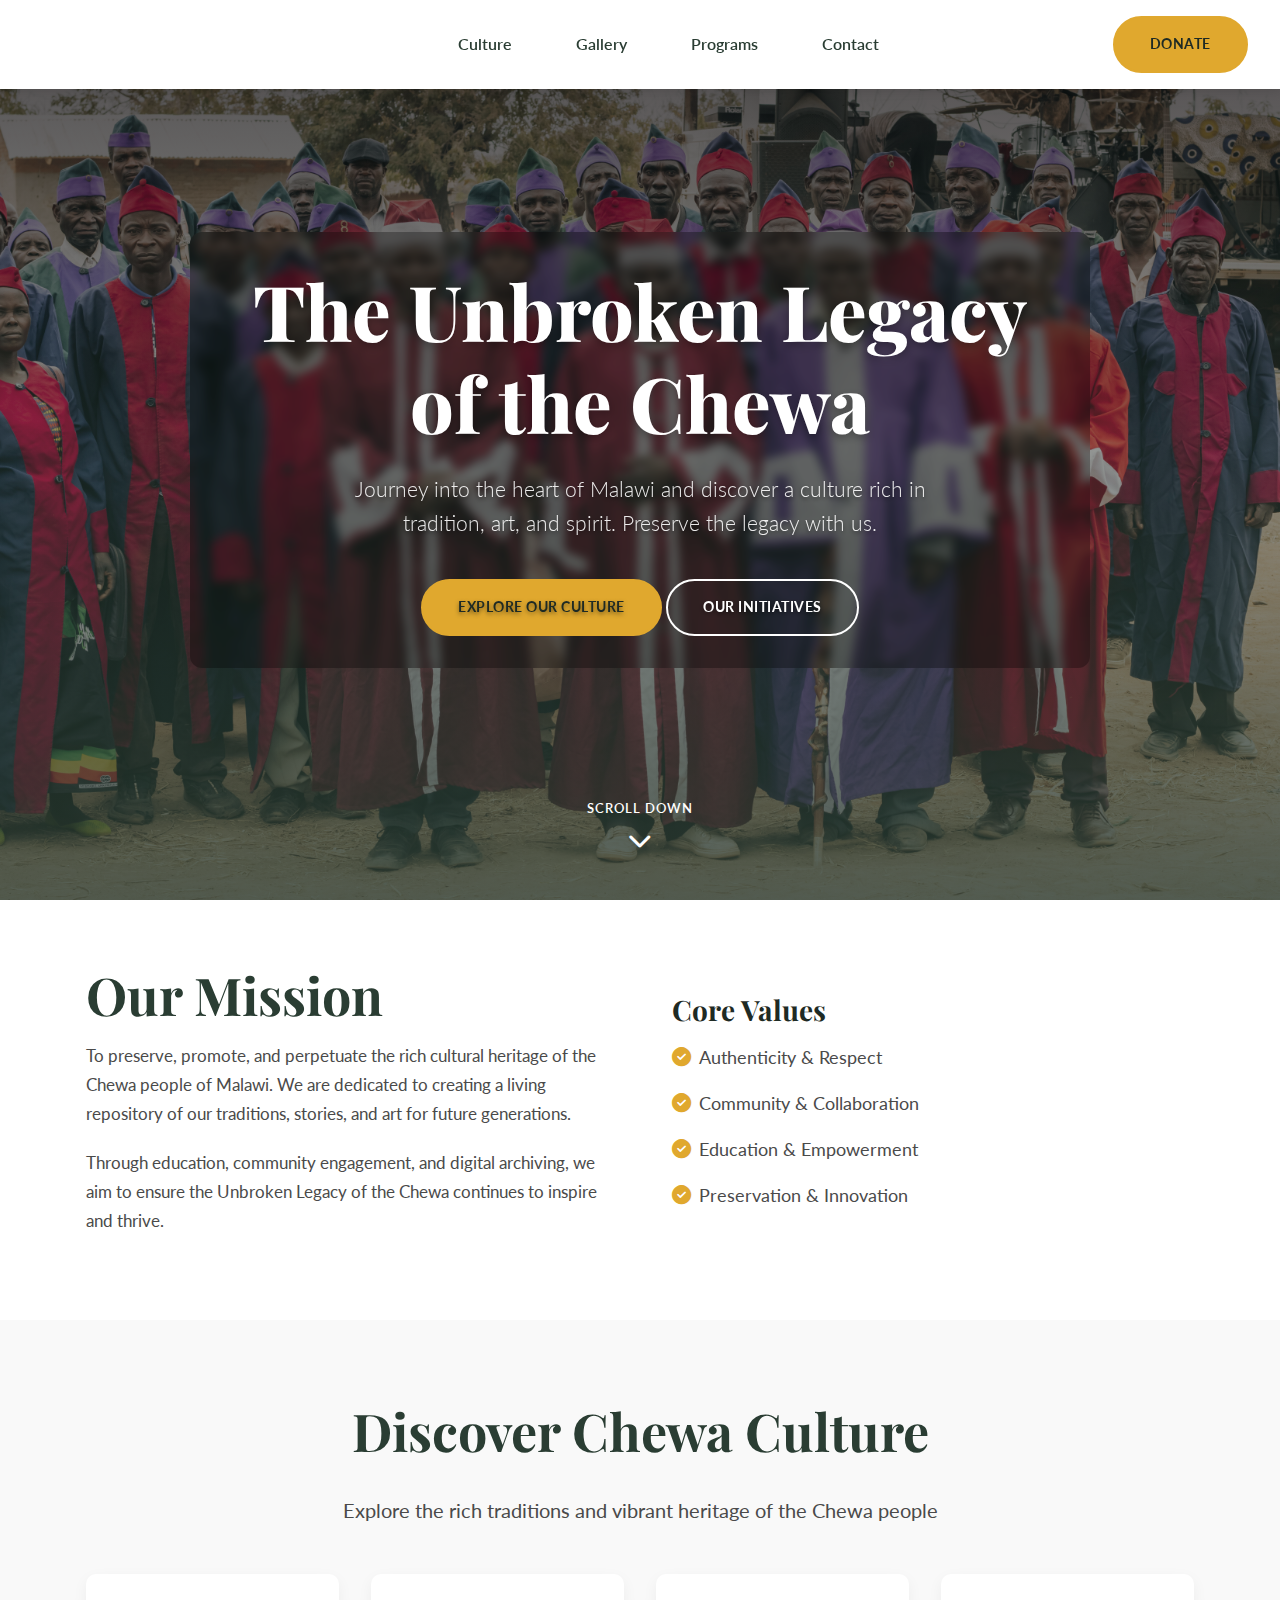
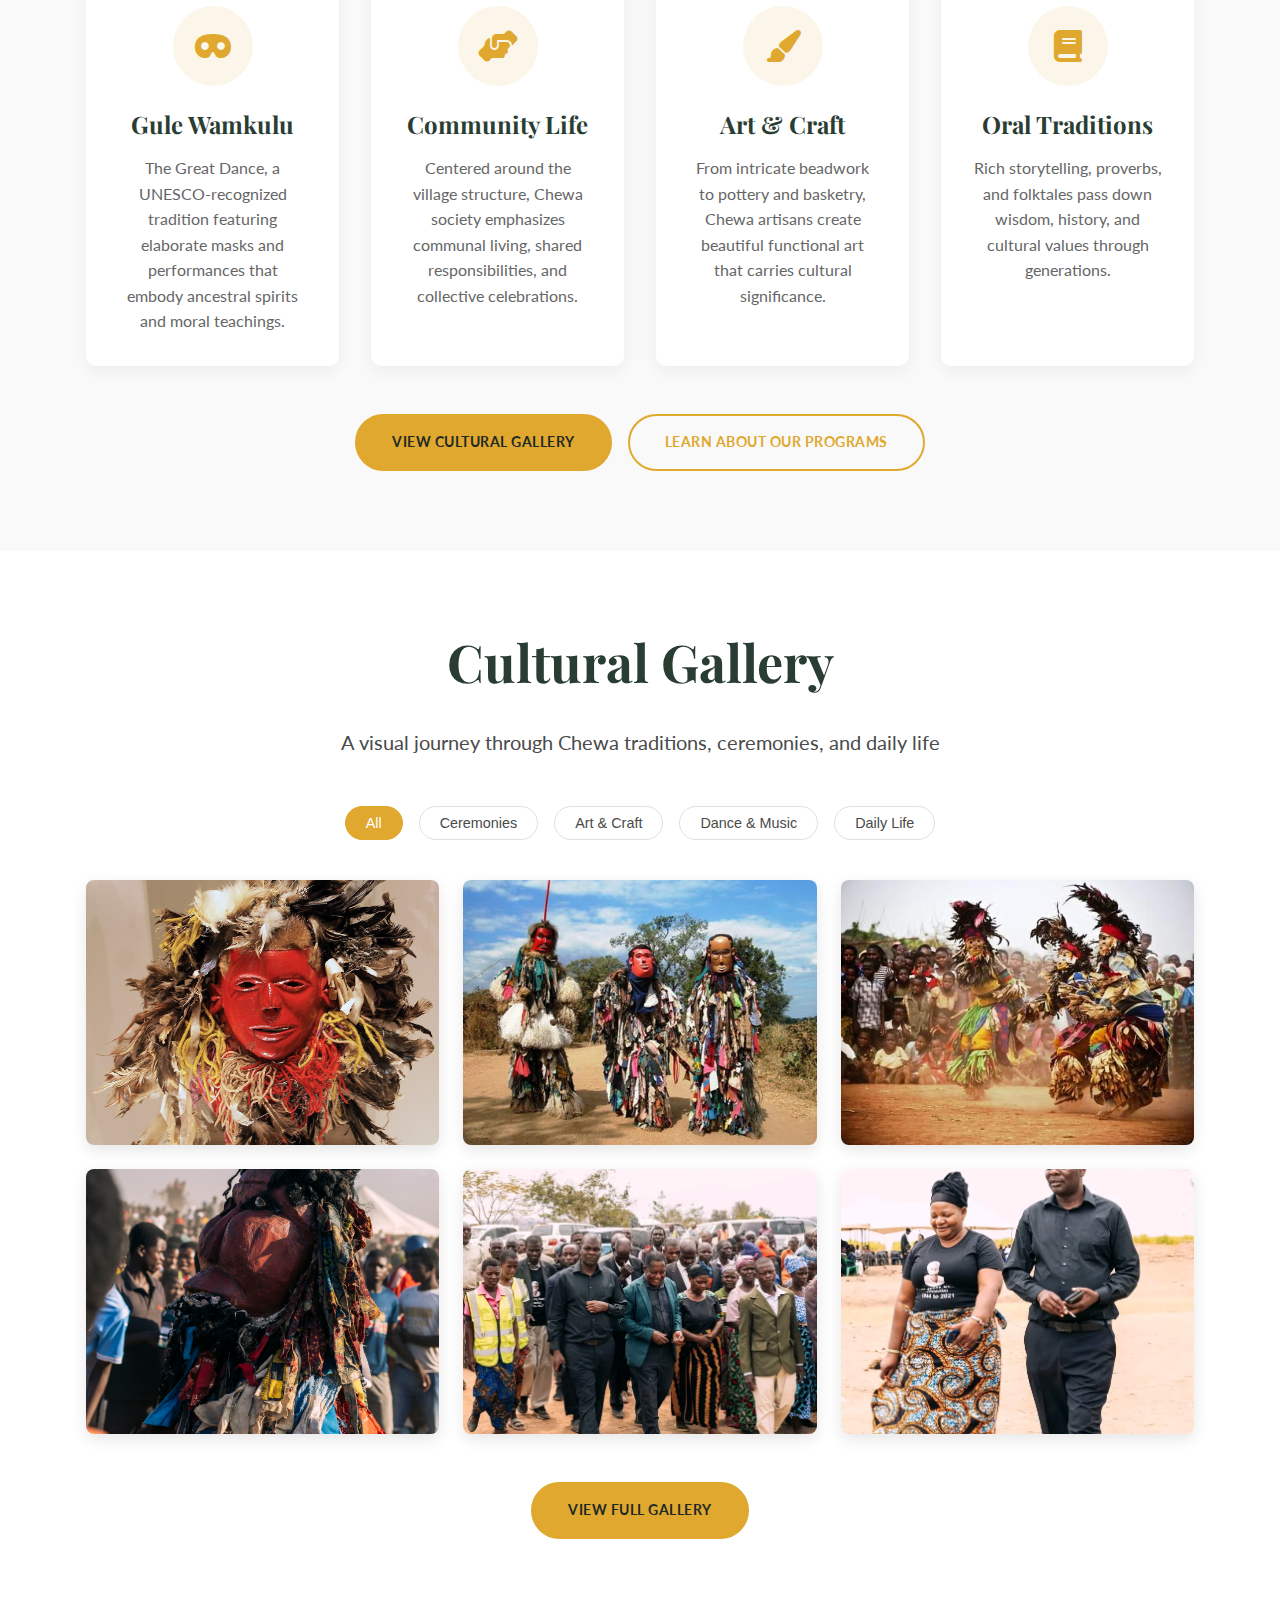
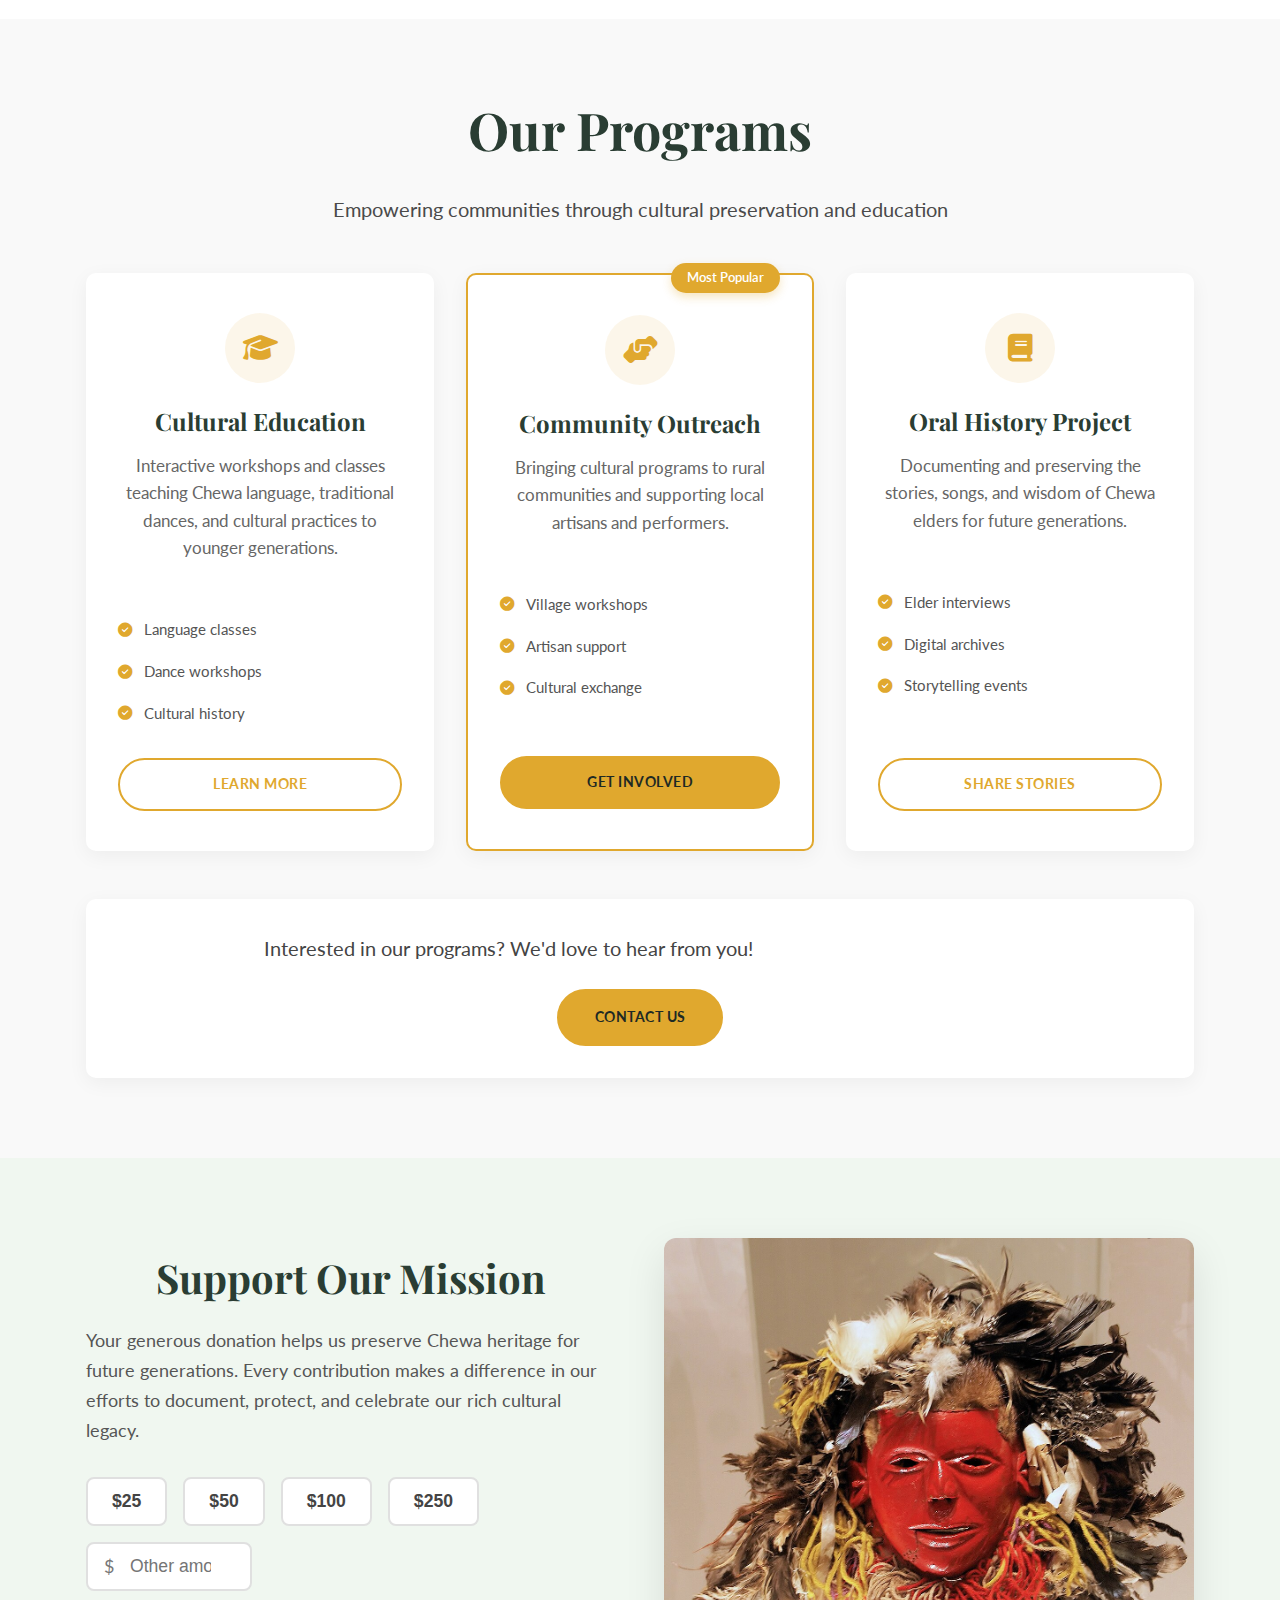
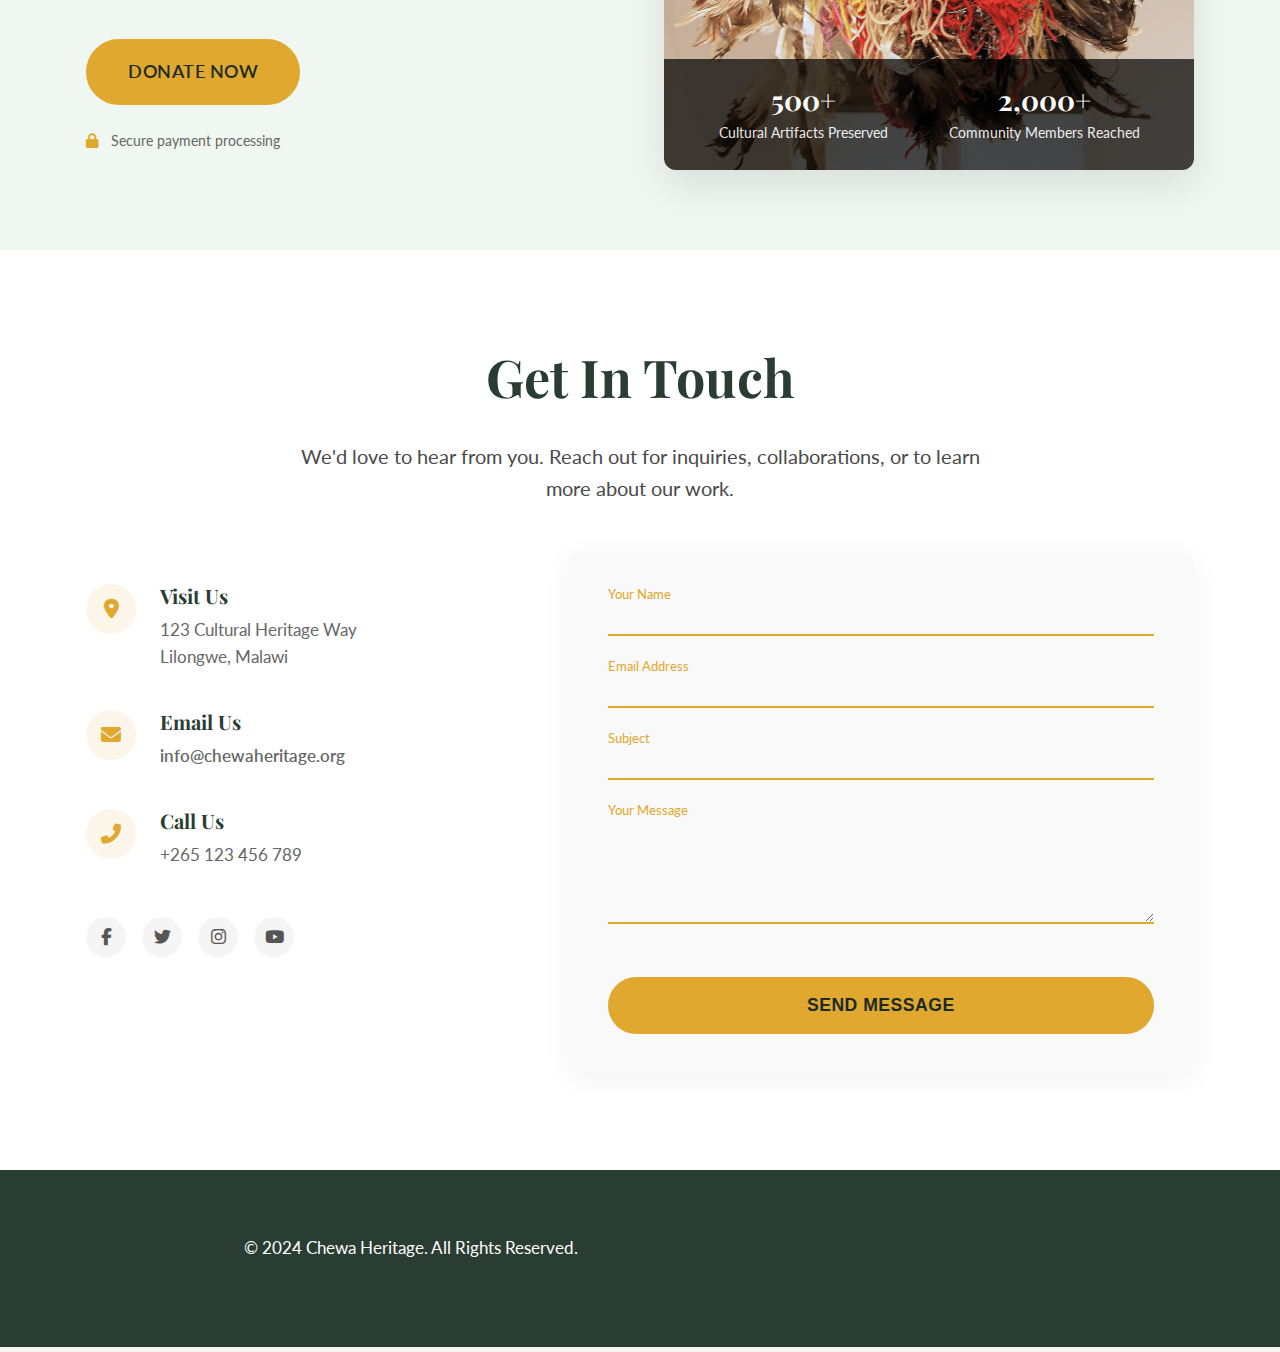
<file: index.html>
<!DOCTYPE html>
<html lang="en">
<head>
    <meta charset="UTF-8">
    <meta name="viewport" content="width=device-width, initial-scale=1.0">
    <title>Chewa Heritage - The Unbroken Legacy</title>

    <!-- Google Fonts -->
    <link rel="preconnect" href="https://fonts.googleapis.com">
    <link rel="preconnect" href="https://fonts.gstatic.com" crossorigin>
    <link href="https://fonts.googleapis.com/css2?family=Playfair+Display:wght@700;800&family=Lato:wght@300;400;600&display=swap" rel="stylesheet">

    <!-- Font Awesome -->
    <link rel="stylesheet" href="https://cdnjs.cloudflare.com/ajax/libs/font-awesome/6.2.0/css/all.min.css">

    <!-- Main Stylesheet -->
    <link rel="stylesheet" href="style.css?v=1.1">
</head>
<body>

    <!-- ===== HEADER ===== -->
    <header class="site-header">
        <div class="header-container">
            <div class="logo">
                <a href="#home">Chewa Heritage</a>
            </div>
            <nav class="main-nav">
                <ul>
                    <li><a href="#culture" class="nav-link">Culture</a></li>
                    <li><a href="#gallery" class="nav-link">Gallery</a></li>
                    <li><a href="#programs" class="nav-link">Programs</a></li>
                    <li><a href="#contact" class="nav-link">Contact</a></li>
                </ul>
            </nav>
            <a href="#donate" class="btn btn-primary nav-donate-btn">Donate</a>
            <button class="menu-toggle" aria-label="Open menu">
                <i class="fas fa-bars icon-open"></i>
                <i class="fas fa-times icon-close"></i>
            </button>
        </div>
    </header>

    <!-- Mobile Menu -->
    <div id="mobile-menu">
        <ul>
            <li><a href="#culture" class="nav-link">Culture</a></li>
            <li><a href="#gallery" class="nav-link">Gallery</a></li>
            <li><a href="#programs" class="nav-link">Programs</a></li>
            <li><a href="#contact" class="nav-link">Contact</a></li>
            <li><a href="#donate" class="btn btn-primary">Donate</a></li>
        </ul>
    </div>

    <!-- ===== HERO SECTION ===== -->
    <section id="home">
        <div class="hero-bg">
            <img src="images/gallery/Sosola_226.jpg" alt="Chewa Cultural Performance" loading="eager">
        </div>
        <div class="hero-content">
            <h1>The Unbroken Legacy of the Chewa</h1>
            <p class="subtitle">Journey into the heart of Malawi and discover a culture rich in tradition, art, and spirit. Preserve the legacy with us.</p>
            <div class="hero-buttons">
                <a href="#culture" class="btn btn-primary">Explore Our Culture</a>
                <a href="#programs" class="btn btn-secondary">Our Initiatives</a>
            </div>
        </div>
        <a href="#mission" class="hero-scroll-down">
            Scroll Down
            <i class="fas fa-chevron-down"></i>
        </a>
    </section>

    <!-- Placeholder for other sections -->
    <section id="mission">
        <div class="container mission-container">
            <div class="mission-text">
                <h2>Our Mission</h2>
                <p>To preserve, promote, and perpetuate the rich cultural heritage of the Chewa people of Malawi. We are dedicated to creating a living repository of our traditions, stories, and art for future generations.</p>
                <p>Through education, community engagement, and digital archiving, we aim to ensure the Unbroken Legacy of the Chewa continues to inspire and thrive.</p>
            </div>
            <div class="mission-values">
                <h3>Core Values</h3>
                <ul>
                    <li><i class="fas fa-check-circle"></i> Authenticity & Respect</li>
                    <li><i class="fas fa-check-circle"></i> Community & Collaboration</li>
                    <li><i class="fas fa-check-circle"></i> Education & Empowerment</li>
                    <li><i class="fas fa-check-circle"></i> Preservation & Innovation</li>
                </ul>
            </div>
        </div>
    </section>
    <section id="culture" class="culture-section">
        <div class="container">
            <h2>Discover Chewa Culture</h2>
            <p class="section-subtitle">Explore the rich traditions and vibrant heritage of the Chewa people</p>
            
            <div class="culture-grid">
                <div class="culture-card">
                    <div class="culture-icon">
                        <i class="fas fa-mask"></i>
                    </div>
                    <h3>Gule Wamkulu</h3>
                    <p>The Great Dance, a UNESCO-recognized tradition featuring elaborate masks and performances that embody ancestral spirits and moral teachings.</p>
                </div>
                
                <div class="culture-card">
                    <div class="culture-icon">
                        <i class="fas fa-hands-helping"></i>
                    </div>
                    <h3>Community Life</h3>
                    <p>Centered around the village structure, Chewa society emphasizes communal living, shared responsibilities, and collective celebrations.</p>
                </div>
                
                <div class="culture-card">
                    <div class="culture-icon">
                        <i class="fas fa-paint-brush"></i>
                    </div>
                    <h3>Art & Craft</h3>
                    <p>From intricate beadwork to pottery and basketry, Chewa artisans create beautiful functional art that carries cultural significance.</p>
                </div>
                
                <div class="culture-card">
                    <div class="culture-icon">
                        <i class="fas fa-book"></i>
                    </div>
                    <h3>Oral Traditions</h3>
                    <p>Rich storytelling, proverbs, and folktales pass down wisdom, history, and cultural values through generations.</p>
                </div>
            </div>
            
            <div class="culture-cta">
                <a href="#gallery" class="btn btn-primary">View Cultural Gallery</a>
                <a href="#programs" class="btn btn-outline">Learn About Our Programs</a>
            </div>
        </div>
    </section>
    <section id="gallery" class="gallery-section">
        <div class="container">
            <h2>Cultural Gallery</h2>
            <p class="section-subtitle">A visual journey through Chewa traditions, ceremonies, and daily life</p>
            
            <div class="gallery-filters">
                <button class="filter-btn active" data-filter="all">All</button>
                <button class="filter-btn" data-filter="ceremonies">Ceremonies</button>
                <button class="filter-btn" data-filter="art">Art & Craft</button>
                <button class="filter-btn" data-filter="dance">Dance & Music</button>
                <button class="filter-btn" data-filter="daily">Daily Life</button>
            </div>
            
            <div class="gallery-grid">
                <!-- Sample gallery items - replace with actual images from your collection -->
                <div class="gallery-item" data-category="ceremonies">
                    <img src="images/gallery/Chewa_mask_-_Malawi.jpg" alt="Traditional Chewa mask">
                    <div class="gallery-overlay">
                        <h3>Gule Wamkulu Mask</h3>
                        <p>Ceremonial Dance</p>
                    </div>
                </div>
                
                <div class="gallery-item" data-category="art">
                    <img src="images/gallery/Chewa.jpg" alt="Chewa pottery">
                    <div class="gallery-overlay">
                        <h3>Traditional Pottery</h3>
                        <p>Art & Craft</p>
                    </div>
                </div>
                
                <div class="gallery-item" data-category="dance">
                    <img src="images/gallery/Gule_wamkulu-dancers.jpg" alt="Dancers performing">
                    <div class="gallery-overlay">
                        <h3>Dance Performance</h3>
                        <p>Gule Wamkulu</p>
                    </div>
                </div>
                
                <div class="gallery-item" data-category="daily">
                    <img src="images/gallery/Sosola_49.jpg" alt="Village life">
                    <div class="gallery-overlay">
                        <h3>Village Life</h3>
                        <p>Daily Activities</p>
                    </div>
                </div>
                
                <div class="gallery-item" data-category="art">
                    <img src="images/gallery/1754503178516.jpg" alt="Beadwork">
                    <div class="gallery-overlay">
                        <h3>Beadwork</h3>
                        <p>Traditional Craft</p>
                    </div>
                </div>
                
                <div class="gallery-item" data-category="ceremonies">
                    <img src="images/gallery/1754503210151.jpg" alt="Cultural ceremony">
                    <div class="gallery-overlay">
                        <h3>Initiation Ceremony</h3>
                        <p>Traditional Rites</p>
                    </div>
                </div>
            </div>
            
            <div class="gallery-cta">
                <a href="pages/gallery.html" class="btn btn-primary">View Full Gallery</a>
            </div>
        </div>
    </section>
    <section id="programs" class="programs-section">
        <div class="container">
            <h2>Our Programs</h2>
            <p class="section-subtitle">Empowering communities through cultural preservation and education</p>
            
            <div class="programs-grid">
                <!-- Program 1 -->
                <div class="program-card">
                    <div class="program-icon">
                        <i class="fas fa-graduation-cap"></i>
                    </div>
                    <h3>Cultural Education</h3>
                    <p>Interactive workshops and classes teaching Chewa language, traditional dances, and cultural practices to younger generations.</p>
                    <ul class="program-features">
                        <li><i class="fas fa-check-circle"></i> Language classes</li>
                        <li><i class="fas fa-check-circle"></i> Dance workshops</li>
                        <li><i class="fas fa-check-circle"></i> Cultural history</li>
                    </ul>
                    <a href="#contact" class="btn btn-outline">Learn More</a>
                </div>
                
                <!-- Program 2 -->
                <div class="program-card featured">
                    <div class="program-badge">Most Popular</div>
                    <div class="program-icon">
                        <i class="fas fa-hands-helping"></i>
                    </div>
                    <h3>Community Outreach</h3>
                    <p>Bringing cultural programs to rural communities and supporting local artisans and performers.</p>
                    <ul class="program-features">
                        <li><i class="fas fa-check-circle"></i> Village workshops</li>
                        <li><i class="fas fa-check-circle"></i> Artisan support</li>
                        <li><i class="fas fa-check-circle"></i> Cultural exchange</li>
                    </ul>
                    <a href="#contact" class="btn btn-primary">Get Involved</a>
                </div>
                
                <!-- Program 3 -->
                <div class="program-card">
                    <div class="program-icon">
                        <i class="fas fa-book"></i>
                    </div>
                    <h3>Oral History Project</h3>
                    <p>Documenting and preserving the stories, songs, and wisdom of Chewa elders for future generations.</p>
                    <ul class="program-features">
                        <li><i class="fas fa-check-circle"></i> Elder interviews</li>
                        <li><i class="fas fa-check-circle"></i> Digital archives</li>
                        <li><i class="fas fa-check-circle"></i> Storytelling events</li>
                    </ul>
                    <a href="#contact" class="btn btn-outline">Share Stories</a>
                </div>
            </div>
            
            <div class="programs-cta">
                <p>Interested in our programs? We'd love to hear from you!</p>
                <a href="#contact" class="btn btn-primary">Contact Us</a>
            </div>
        </div>
    </section>
    <!-- ===== DONATE SECTION ===== -->
    <section id="donate" class="donate-section">
        <div class="container">
            <div class="donate-content">
                <div class="donate-text">
                    <h2>Support Our Mission</h2>
                    <p>Your generous donation helps us preserve Chewa heritage for future generations. Every contribution makes a difference in our efforts to document, protect, and celebrate our rich cultural legacy.</p>
                    
                    <div class="donation-options">
                        <button class="donation-amount" data-amount="25">$25</button>
                        <button class="donation-amount" data-amount="50">$50</button>
                        <button class="donation-amount" data-amount="100">$100</button>
                        <button class="donation-amount" data-amount="250">$250</button>
                        <div class="custom-amount">
                            <span>$</span>
                            <input type="number" id="custom-amount" placeholder="Other amount" min="1">
                        </div>
                    </div>
                    
                    <a href="#" class="btn btn-primary btn-donate">Donate Now</a>
                    
                    <div class="donation-security">
                        <i class="fas fa-lock"></i>
                        <span>Secure payment processing</span>
                    </div>
                </div>
                <div class="donate-image">
                    <img src="images/gallery/Chewa_mask_-_Malawi.jpg" alt="Chewa Cultural Mask" class="donate-img">
                    <div class="donate-impact">
                        <div class="impact-item">
                            <h4>500+</h4>
                            <p>Cultural Artifacts Preserved</p>
                        </div>
                        <div class="impact-item">
                            <h4>2,000+</h4>
                            <p>Community Members Reached</p>
                        </div>
                    </div>
                </div>
            </div>
        </div>
    </section>

    <!-- ===== CONTACT SECTION ===== -->
    <section id="contact" class="contact-section">
        <div class="container">
            <h2>Get In Touch</h2>
            <p class="section-subtitle">We'd love to hear from you. Reach out for inquiries, collaborations, or to learn more about our work.</p>
            
            <div class="contact-content">
                <div class="contact-info">
                    <div class="contact-method">
                        <div class="contact-icon">
                            <i class="fas fa-map-marker-alt"></i>
                        </div>
                        <div>
                            <h3>Visit Us</h3>
                            <p>123 Cultural Heritage Way<br>Lilongwe, Malawi</p>
                        </div>
                    </div>
                    
                    <div class="contact-method">
                        <div class="contact-icon">
                            <i class="fas fa-envelope"></i>
                        </div>
                        <div>
                            <h3>Email Us</h3>
                            <p><a href="mailto:info@chewaheritage.org">info@chewaheritage.org</a></p>
                        </div>
                    </div>
                    
                    <div class="contact-method">
                        <div class="contact-icon">
                            <i class="fas fa-phone-alt"></i>
                        </div>
                        <div>
                            <h3>Call Us</h3>
                            <p>+265 123 456 789</p>
                        </div>
                    </div>
                    
                    <div class="social-links">
                        <a href="#" aria-label="Facebook"><i class="fab fa-facebook-f"></i></a>
                        <a href="#" aria-label="Twitter"><i class="fab fa-twitter"></i></a>
                        <a href="#" aria-label="Instagram"><i class="fab fa-instagram"></i></a>
                        <a href="#" aria-label="YouTube"><i class="fab fa-youtube"></i></a>
                    </div>
                </div>
                
                <form class="contact-form">
                    <div class="form-group">
                        <input type="text" id="name" name="name" required>
                        <label for="name">Your Name</label>
                    </div>
                    
                    <div class="form-group">
                        <input type="email" id="email" name="email" required>
                        <label for="email">Email Address</label>
                    </div>
                    
                    <div class="form-group">
                        <input type="text" id="subject" name="subject" required>
                        <label for="subject">Subject</label>
                    </div>
                    
                    <div class="form-group">
                        <textarea id="message" name="message" rows="5" required></textarea>
                        <label for="message">Your Message</label>
                    </div>
                    
                    <button type="submit" class="btn btn-primary">Send Message</button>
                </form>
            </div>
        </div>
    </section>

    <!-- ===== FOOTER ===== -->
    <footer style="padding: 4rem 0; background: #2a3d33; color: white; text-align: center;">
        <div class="container">
            <p>&copy; 2024 Chewa Heritage. All Rights Reserved.</p>
        </div>
    </footer>

    <script src="js/main.js"></script>
</body>
</html>
</file>
<file: style.css>
@import url('https://fonts.googleapis.com/css2?family=Playfair+Display:wght@700;800&family=Lato:wght@300;400;600&display=swap');

:root {
    --primary-green: #2a3d33;
    --primary-green-dark: #1e2a24;
    --accent-gold: #e0a82e;
    --accent-gold-light: #f5c86c;
    --neutral-light: #f7f5f2;
    --neutral-dark: #3a3a3a;
    --text-color: #4a4a4a;
    --text-color-light: #f0f0f0;

    --font-serif: 'Playfair Display', serif;
    --font-sans: 'Lato', sans-serif;

    --space-xs: 0.5rem;
    --space-sm: 1rem;
    --space-md: 2rem;
    --space-lg: 4rem;
    --space-xl: 6rem;

    --shadow-sm: 0 2px 8px rgba(0,0,0,0.04);
    --shadow-md: 0 5px 15px rgba(0,0,0,0.07);
    --shadow-lg: 0 15px 35px rgba(0,0,0,0.1);

    --radius-md: 8px;
    --radius-lg: 16px;

    --transition-fast: 0.2s ease;
    --transition-slow: 0.4s ease;
}

*,
*::before,
*::after {
    margin: 0;
    padding: 0;
    box-sizing: border-box;
}

html {
    scroll-behavior: smooth;
    scroll-padding-top: 80px; /* Header height */
}

body {
    font-family: var(--font-sans);
    color: var(--text-color);
    background-color: var(--neutral-light);
    line-height: 1.7;
    font-size: 17px;
    -webkit-font-smoothing: antialiased;
    -moz-osx-font-smoothing: grayscale;
}

section {
    padding: var(--space-lg) 0;
}

.container {
    max-width: 1140px;
    margin: 0 auto;
    padding: 0 var(--space-sm);
}

/* Header & Navigation */
.site-header {
    position: fixed;
    top: 0;
    left: 0;
    width: 100%;
    background: #ffffff;
    box-shadow: 0 2px 10px rgba(0, 0, 0, 0.1);
    z-index: 1000;
    padding: 1rem 0;
    transition: all 0.3s ease;
}

.header-container {
    display: flex;
    justify-content: space-between;
    align-items: center;
    max-width: 1200px;
    margin: 0 auto;
    padding: 0 1.5rem;
}

.logo a {
    font-family: var(--font-serif);
    font-size: 1.5rem;
    font-weight: 700;
    color: var(--primary-green);
    text-decoration: none;
}

/* Desktop Navigation */
.main-nav ul {
    display: flex;
    list-style: none;
    margin: 0;
    padding: 0;
}

.main-nav li {
    margin: 0 1rem;
}

.main-nav a {
    color: var(--primary-green);
    text-decoration: none;
    font-weight: 600;
    font-size: 1rem;
    transition: color 0.3s ease;
    position: relative;
    padding: 0.5rem 0;
}

.main-nav a::after {
    content: '';
    position: absolute;
    bottom: 0;
    left: 0;
    width: 0;
    height: 2px;
    background-color: var(--accent-gold);
    transition: width 0.3s ease;
}

.main-nav a:hover::after,
.main-nav a.active::after {
    width: 100%;
}

/* Mobile Menu Toggle */
.menu-toggle {
    display: none;
    background: none;
    border: none;
    font-size: 1.5rem;
    color: var(--primary-green);
    cursor: pointer;
    padding: 0.5rem;
    z-index: 1001;
}

.menu-toggle .icon-close {
    display: none;
}

/* Mobile Menu */
#mobile-menu {
    position: fixed;
    top: 0;
    right: -300px;
    width: 280px;
    height: 100vh;
    background: #fff;
    z-index: 1001;
    transition: right 0.3s ease;
    padding: 4rem 1.5rem 2rem;
    box-shadow: -5px 0 15px rgba(0, 0, 0, 0.1);
    overflow-y: auto;
}

#mobile-menu.active {
    right: 0;
}

.mobile-menu-overlay {
    display: none;
    position: fixed;
    top: 0;
    left: 0;
    right: 0;
    bottom: 0;
    background: rgba(0, 0, 0, 0.5);
    z-index: 1000;
}

.mobile-menu-overlay.active {
    display: block;
}

#mobile-menu ul {
    list-style: none;
    padding: 0;
    margin: 0;
}

#mobile-menu li {
    margin-bottom: 1.5rem;
}

#mobile-menu a {
    color: var(--primary-green);
    text-decoration: none;
    font-size: 1.1rem;
    font-weight: 600;
    display: block;
    padding: 0.5rem 0;
}

/* Typography */
h1, h2, h3, h4 {
    font-family: var(--font-serif);
    color: var(--primary-green);
    line-height: 1.2;
    font-weight: 700;
}

h1 {
    font-size: clamp(3rem, 6vw, 5rem);
    font-weight: 800;
    color: white;
    text-shadow: 0 3px 10px rgba(0,0,0,0.3);
}

h2 {
    font-size: clamp(2.25rem, 5vw, 3.25rem);
    margin-bottom: var(--space-md);
    text-align: center;
}

p {
    margin-bottom: 1.25rem;
    max-width: 65ch;
}

a {
    color: var(--accent-gold);
    text-decoration: none;
    font-weight: 600;
    transition: color var(--transition-fast);
}

a:hover {
    color: var(--primary-green);
}

/* Header & Navigation */
.site-header {
    position: fixed;
    top: 0;
    left: 0;
    width: 100%;
    z-index: 1000;
    padding: 1rem 0;
    background: #fff;
    box-shadow: 0 2px 10px rgba(0, 0, 0, 0.1);
    transition: all 0.3s ease;
}

.site-header.scrolled {
    background-color: rgba(255, 255, 255, 0.9);
    backdrop-filter: blur(10px);
    -webkit-backdrop-filter: blur(10px);
    box-shadow: var(--shadow-sm);
}

.header-container {
    display: flex;
    justify-content: space-between;
    align-items: center;
    max-width: 1400px;
    margin: 0 auto;
    padding: 0 var(--space-md);
}

.logo a {
    font-size: 1.75rem;
    font-weight: 700;
    font-family: var(--font-serif);
    color: white;
    letter-spacing: -1px;
    transition: color var(--transition-slow);
}

.site-header.scrolled .logo a {
    color: var(--primary-green);
}

.main-nav, .nav-donate-btn {
    display: none; /* Hidden by default */
}

@media (min-width: 769px) {
    .main-nav, .nav-donate-btn {
        display: flex; /* Visible on desktop */
    }
}

.main-nav ul {
    display: flex;
    gap: var(--space-md);
    list-style: none;
}

.nav-link {
    font-weight: 600;
    color: white;
    position: relative;
    padding: 0.5rem 0;
    transition: color var(--transition-slow);
}

.site-header.scrolled .nav-link {
    color: var(--neutral-dark);
}

.nav-link::after {
    content: '';
    position: absolute;
    bottom: -2px;
    left: 0;
    width: 0;
    height: 2px;
    background-color: var(--accent-gold);
    transition: width var(--transition-fast);
}

.nav-link:hover::after, .nav-link.active::after {
    width: 100%;
}

.site-header.scrolled .nav-link.active {
    color: var(--primary-green);
}

.menu-toggle {
    display: none;
    background: none;
    border: none;
    cursor: pointer;
    z-index: 1001;
    color: white;
}

.site-header.scrolled .menu-toggle {
    color: var(--primary-green);
}

.menu-toggle .icon-open,
.menu-toggle .icon-close {
    font-size: 1.5rem;
    transition: transform 0.3s ease;
}

.menu-toggle .icon-close {
    display: none;
}

/* Buttons */
.btn {
    display: inline-block;
    padding: 0.9rem 2.2rem;
    border-radius: 50px;
    font-weight: 700;
    text-align: center;
    cursor: pointer;
    transition: all var(--transition-fast);
    border: 2px solid transparent;
    letter-spacing: 0.5px;
    text-transform: uppercase;
    font-size: 0.9rem;
}

.btn-primary {
    background-color: var(--accent-gold);
    color: var(--primary-green-dark);
    border-color: var(--accent-gold);
}

.btn-primary:hover {
    background-color: var(--accent-gold-light);
    transform: translateY(-3px);
    box-shadow: var(--shadow-md);
}

.btn-secondary {
    background-color: transparent;
    color: white;
    border-color: white;
}

.btn-secondary:hover {
    background-color: white;
    color: var(--primary-green);
}

/* Hero Section */
#home {
    min-height: 100vh;
    display: flex;
    align-items: center;
    justify-content: center;
    color: white;
    text-align: center;
    padding: 0;
    position: relative;
    overflow: hidden;
}

.hero-bg {
    position: absolute;
    top: 0;
    left: 0;
    width: 100%;
    height: 100%;
    z-index: 1;
    overflow: hidden;
}

.hero-bg img {
    width: 100%;
    height: 100%;
    object-fit: cover;
    object-position: center;
}



#home::after {
    content: '';
    position: absolute;
    inset: 0;
    background: linear-gradient(to bottom, 
        rgba(0, 0, 0, 0.7) 0%, 
        rgba(42, 61, 51, 0.5) 50%,
        rgba(42, 61, 51, 0.8) 100%);
    z-index: 2;
}

.hero-content {
    position: relative;
    z-index: 3;
    max-width: 900px;
    padding: var(--space-md);
    animation: fade-in-up 1s ease-out forwards;
    text-shadow: 0 2px 4px rgba(0, 0, 0, 0.5);
    margin-top: 80px; /* Account for fixed header */
    background: rgba(0, 0, 0, 0.3);
    border-radius: 12px;
    backdrop-filter: blur(5px);
    margin: 2rem;
    padding: 2rem;
}

.hero-content .subtitle {
    font-size: clamp(1.1rem, 2vw, 1.3rem);
    margin: 1.5rem auto 2.5rem;
    max-width: 650px;
    line-height: 1.6;
    font-family: var(--font-sans);
    font-weight: 300;
    color: rgba(255, 255, 255, 0.9);
}

.hero-scroll-down {
    position: absolute;
    bottom: 3rem;
    left: 50%;
    transform: translateX(-50%);
    z-index: 5;
    color: white;
    font-size: 0.8rem;
    letter-spacing: 1px;
    text-transform: uppercase;
    animation: bounce 2s infinite;
}

.hero-scroll-down i {
    display: block;
    margin: 0.5rem auto 0;
    font-size: 1.5rem;
}

/* Animations */
@keyframes fade-in-up {
    from { opacity: 0; transform: translateY(30px); }
    to { opacity: 1; transform: translateY(0); }
}

@keyframes bounce {
    0%, 20%, 50%, 80%, 100% { transform: translateX(-50%) translateY(0); }
    40% { transform: translateX(-50%) translateY(-15px); }
    60% { transform: translateX(-50%) translateY(-7px); }
}

/* Mission Section */
#mission {
    background-color: white;
}

.mission-container {
    display: grid;
    grid-template-columns: 1fr 1fr;
    gap: var(--space-lg);
    align-items: center;
}

.mission-text h2 {
    text-align: left;
    margin-bottom: var(--space-sm);
}

.mission-values h3 {
    font-size: 1.75rem;
    margin-bottom: var(--space-sm);
    color: var(--primary-green-dark);
}

.mission-values ul {
    list-style: none;
}

.mission-values li {
    font-size: 1.1rem;
    margin-bottom: var(--space-sm);
    display: flex;
    align-items: center;
    gap: var(--space-xs);
}

.mission-values .fa-check-circle {
    color: var(--accent-gold);
    font-size: 1.2rem;
}

/* Culture Section */
.culture-section {
    background-color: #f9f9f9;
    padding: 5rem 0;
}

.section-subtitle {
    font-size: 1.25rem;
    color: var(--text-color);
    text-align: center;
    max-width: 700px;
    margin: 0 auto 3rem;
    line-height: 1.6;
}

.culture-grid {
    display: grid;
    grid-template-columns: repeat(auto-fit, minmax(250px, 1fr));
    gap: 2rem;
    margin-bottom: 3rem;
}

.culture-card {
    background: white;
    border-radius: 10px;
    padding: 2rem;
    box-shadow: 0 5px 15px rgba(0,0,0,0.05);
    transition: transform 0.3s ease, box-shadow 0.3s ease;
    text-align: center;
}

.culture-card:hover {
    transform: translateY(-5px);
    box-shadow: 0 10px 25px rgba(0,0,0,0.1);
}

.culture-icon {
    width: 80px;
    height: 80px;
    margin: 0 auto 1.5rem;
    background: rgba(224, 168, 46, 0.1);
    border-radius: 50%;
    display: flex;
    align-items: center;
    justify-content: center;
}

.culture-icon i {
    font-size: 2rem;
    color: var(--accent-gold);
}

.culture-card h3 {
    color: var(--primary-green);
    margin-bottom: 1rem;
    font-size: 1.5rem;
}

.culture-card p {
    color: #666;
    font-size: 1rem;
    line-height: 1.6;
    margin-bottom: 0;
}

.culture-cta {
    display: flex;
    justify-content: center;
    gap: 1rem;
    flex-wrap: wrap;
    margin-top: 2rem;
}

.btn-outline {
    background: transparent;
    border: 2px solid var(--accent-gold);
    color: var(--accent-gold);
}

.btn-outline:hover {
    background: var(--accent-gold);
    color: white;
}

/* Gallery Section */
.gallery-section {
    padding: 5rem 0;
    background-color: #fff;
}

.gallery-filters {
    display: flex;
    justify-content: center;
    flex-wrap: wrap;
    gap: 1rem;
    margin-bottom: 2.5rem;
}

.filter-btn {
    padding: 0.5rem 1.25rem;
    background: white;
    border: 1px solid #e0e0e0;
    border-radius: 50px;
    color: var(--text-color);
    cursor: pointer;
    transition: all 0.3s ease;
    font-size: 0.9rem;
}

.filter-btn:hover, .filter-btn.active {
    background: var(--accent-gold);
    color: white;
    border-color: var(--accent-gold);
}

.gallery-grid {
    display: grid;
    grid-template-columns: repeat(auto-fill, minmax(300px, 1fr));
    gap: 1.5rem;
    margin: 2rem 0;
}

.gallery-item {
    position: relative;
    border-radius: 8px;
    overflow: hidden;
    aspect-ratio: 4/3;
    box-shadow: 0 5px 15px rgba(0,0,0,0.1);
    transition: transform 0.3s ease;
}

.gallery-item:hover {
    transform: translateY(-5px);
}

.gallery-item img {
    width: 100%;
    height: 100%;
    object-fit: cover;
    display: block;
    transition: transform 0.5s ease;
}

.gallery-overlay {
    position: absolute;
    bottom: 0;
    left: 0;
    right: 0;
    background: linear-gradient(transparent, rgba(0,0,0,0.7));
    color: white;
    padding: 1.5rem;
    transform: translateY(100%);
    transition: transform 0.3s ease;
    height: 100%;
    display: flex;
    flex-direction: column;
    justify-content: flex-end;
}

.gallery-item:hover .gallery-overlay {
    transform: translateY(0);
}

.gallery-overlay h3 {
    margin: 0 0 0.5rem 0;
    font-size: 1.25rem;
    color: white;
}

.gallery-overlay p {
    margin: 0;
    font-size: 0.9rem;
    opacity: 0.9;
}

.gallery-cta {
    text-align: center;
    margin-top: 3rem;
}

/* Donate Section */
.donate-section {
    padding: 5rem 0;
    background-color: #f0f7f0;
}

.donate-content {
    display: grid;
    grid-template-columns: 1fr 1fr;
    gap: 3rem;
    align-items: center;
}

.donate-text h2 {
    color: var(--primary-green);
    margin-bottom: 1.5rem;
    font-size: 2.5rem;
}

.donate-text p {
    color: #555;
    margin-bottom: 2rem;
    font-size: 1.1rem;
    line-height: 1.7;
}

.donation-options {
    display: flex;
    flex-wrap: wrap;
    gap: 1rem;
    margin: 2rem 0;
}

.donation-amount, .custom-amount {
    background: white;
    border: 2px solid #e0e0e0;
    border-radius: 8px;
    padding: 0.75rem 1.5rem;
    font-size: 1.1rem;
    font-weight: 600;
    color: #444;
    cursor: pointer;
    transition: all 0.3s ease;
}

.donation-amount:hover, .donation-amount.active {
    background: var(--accent-gold);
    border-color: var(--accent-gold);
    color: white;
}

.custom-amount {
    display: flex;
    align-items: center;
    padding: 0;
    overflow: hidden;
}

.custom-amount span {
    padding: 0 1rem;
    color: #777;
    font-weight: normal;
}

.custom-amount input {
    border: none;
    outline: none;
    padding: 0.75rem 1.5rem 0.75rem 0;
    width: 120px;
    font-size: 1.1rem;
    background: transparent;
}

.btn-donate {
    padding: 1rem 2.5rem;
    font-size: 1.1rem;
    font-weight: 600;
    margin-top: 1rem;
    display: inline-block;
}

.donation-security {
    display: flex;
    align-items: center;
    gap: 0.75rem;
    margin-top: 1.5rem;
    color: #666;
    font-size: 0.9rem;
}

.donation-security i {
    color: var(--accent-gold);
}

.donate-image {
    position: relative;
    border-radius: 12px;
    overflow: hidden;
    box-shadow: 0 15px 40px rgba(0,0,0,0.1);
    height: 100%;
    min-height: 400px;
}

.donate-img {
    width: 100%;
    height: 100%;
    object-fit: cover;
    display: block;
}

.donate-impact {
    position: absolute;
    bottom: 0;
    left: 0;
    right: 0;
    background: rgba(0,0,0,0.7);
    color: white;
    padding: 1.5rem;
    display: flex;
    justify-content: space-around;
    text-align: center;
}

.impact-item h4 {
    font-size: 1.75rem;
    margin: 0 0 0.25rem;
    color: white;
}

.impact-item p {
    margin: 0;
    font-size: 0.9rem;
    opacity: 0.9;
}

/* Contact Section */
.contact-section {
    padding: 6rem 0;
    background-color: #fff;
}

.contact-content {
    display: grid;
    grid-template-columns: 1fr 1.5fr;
    gap: 4rem;
    margin-top: 3rem;
}

.contact-info {
    padding: 2rem 0;
}

.contact-method {
    display: flex;
    gap: 1.5rem;
    margin-bottom: 2.5rem;
}

.contact-icon {
    width: 50px;
    height: 50px;
    background: rgba(224, 168, 46, 0.1);
    border-radius: 50%;
    display: flex;
    align-items: center;
    justify-content: center;
    flex-shrink: 0;
}

.contact-icon i {
    color: var(--accent-gold);
    font-size: 1.25rem;
}

.contact-method h3 {
    color: var(--primary-green);
    margin: 0 0 0.5rem;
    font-size: 1.25rem;
}

.contact-method p, .contact-method a {
    color: #666;
    margin: 0;
    line-height: 1.6;
    text-decoration: none;
    transition: color 0.3s ease;
}

.contact-method a:hover {
    color: var(--accent-gold);
}

.social-links {
    display: flex;
    gap: 1rem;
    margin-top: 3rem;
}

.social-links a {
    width: 40px;
    height: 40px;
    border-radius: 50%;
    background: #f5f5f5;
    color: #555;
    display: flex;
    align-items: center;
    justify-content: center;
    transition: all 0.3s ease;
}

.social-links a:hover {
    background: var(--accent-gold);
    color: white;
    transform: translateY(-3px);
}

.contact-form {
    background: #f9f9f9;
    padding: 2.5rem;
    border-radius: 12px;
    box-shadow: 0 5px 30px rgba(0,0,0,0.05);
}

.form-group {
    position: relative;
    margin-bottom: 1.75rem;
}

.form-group input,
.form-group textarea {
    width: 100%;
    padding: 1rem 1rem 0.5rem;
    border: none;
    border-bottom: 2px solid #e0e0e0;
    background: transparent;
    font-size: 1rem;
    transition: all 0.3s ease;
}

.form-group textarea {
    resize: vertical;
    min-height: 100px;
}

.form-group label {
    position: absolute;
    left: 1rem;
    top: 1rem;
    color: #999;
    transition: all 0.3s ease;
    pointer-events: none;
}

.form-group input:focus,
.form-group textarea:focus,
.form-group input:not(:placeholder-shown),
.form-group textarea:not(:placeholder-shown) {
    outline: none;
    border-color: var(--accent-gold);
}

.form-group input:focus + label,
.form-group textarea:focus + label,
.form-group input:not(:placeholder-shown) + label,
.form-group textarea:not(:placeholder-shown) + label {
    top: -0.5rem;
    left: 0;
    font-size: 0.8rem;
    color: var(--accent-gold);
}

.contact-form .btn {
    width: 100%;
    padding: 1rem;
    font-size: 1.1rem;
    margin-top: 1rem;
}

/* Programs Section */
.programs-section {
    padding: 5rem 0;
    background-color: #f9f9f9;
    position: relative;
    overflow: hidden;
}

.programs-grid {
    display: grid;
    grid-template-columns: repeat(auto-fit, minmax(300px, 1fr));
    gap: 2rem;
    margin: 3rem 0;
}

.program-card {
    background: white;
    border-radius: 10px;
    padding: 2.5rem 2rem;
    box-shadow: 0 5px 20px rgba(0,0,0,0.05);
    transition: transform 0.3s ease, box-shadow 0.3s ease;
    position: relative;
    display: flex;
    flex-direction: column;
    height: 100%;
}

.program-card:hover {
    transform: translateY(-10px);
    box-shadow: 0 15px 30px rgba(0,0,0,0.1);
}

.program-card.featured {
    border: 2px solid var(--accent-gold);
    position: relative;
}

.program-badge {
    position: absolute;
    top: -12px;
    right: 2rem;
    background: var(--accent-gold);
    color: white;
    padding: 0.25rem 1rem;
    border-radius: 20px;
    font-size: 0.8rem;
    font-weight: 600;
    box-shadow: 0 4px 10px rgba(224, 168, 46, 0.3);
}

.program-icon {
    width: 70px;
    height: 70px;
    background: rgba(224, 168, 46, 0.1);
    border-radius: 50%;
    display: flex;
    align-items: center;
    justify-content: center;
    margin: 0 auto 1.5rem;
}

.program-icon i {
    font-size: 1.75rem;
    color: var(--accent-gold);
}

.program-card h3 {
    color: var(--primary-green);
    text-align: center;
    margin-bottom: 1rem;
    font-size: 1.5rem;
}

.program-card p {
    color: #666;
    text-align: center;
    margin-bottom: 1.5rem;
    line-height: 1.6;
}

.program-features {
    margin: 1.5rem 0;
    padding: 0;
    list-style: none;
}

.program-features li {
    padding: 0.5rem 0;
    color: #555;
    display: flex;
    align-items: center;
    font-size: 0.95rem;
}

.program-features i {
    color: var(--accent-gold);
    margin-right: 0.75rem;
    font-size: 0.9rem;
}

.program-card .btn {
    margin-top: auto;
    width: 100%;
    text-align: center;
    padding: 0.75rem;
}

.programs-cta {
    text-align: center;
    margin-top: 3rem;
    padding: 2rem;
    background: white;
    border-radius: 10px;
    box-shadow: 0 5px 20px rgba(0,0,0,0.05);
}

.programs-cta p {
    font-size: 1.25rem;
    color: #444;
    margin-bottom: 1.5rem;
}

/* Lightbox Styles */
.lightbox {
    display: none;
    position: fixed;
    top: 0;
    left: 0;
    width: 100%;
    height: 100%;
    background: rgba(0,0,0,0.9);
    z-index: 1000;
    justify-content: center;
    align-items: center;
    padding: 2rem;
    box-sizing: border-box;
}

.lightbox.active {
    display: flex;
}

.lightbox-content {
    max-width: 90%;
    max-height: 90%;
    position: relative;
}

.lightbox img {
    max-width: 100%;
    max-height: 80vh;
    display: block;
    margin: 0 auto;
    border-radius: 4px;
}

.lightbox-close {
    position: absolute;
    top: -40px;
    right: 0;
    color: white;
    font-size: 2rem;
    cursor: pointer;
    background: none;
    border: none;
}

.lightbox-nav {
    position: absolute;
    top: 50%;
    width: 100%;
    display: flex;
    justify-content: space-between;
    padding: 0 1rem;
    box-sizing: border-box;
}

.lightbox-prev,
.lightbox-next {
    background: rgba(255,255,255,0.2);
    border: none;
    color: white;
    width: 50px;
    height: 50px;
    border-radius: 50%;
    font-size: 1.5rem;
    cursor: pointer;
    display: flex;
    align-items: center;
    justify-content: center;
    transition: background 0.3s ease;
}

.lightbox-prev:hover,
.lightbox-next:hover {
    background: var(--accent-gold);
}

/* Responsive Design */
/* Responsive Navigation */
@media (max-width: 992px) {
    .menu-toggle {
        display: block;
    }
    
    .main-nav {
        display: none;
    }
    
    .nav-donate-btn {
        display: none;
    }
    
    /* Adjust header padding */
    .site-header {
        padding: 0.75rem 0;
    }
    
    /* Show close icon when mobile menu is active */
    .mobile-menu-active .icon-close {
        display: block;
    }
    
    .mobile-menu-active .icon-open {
        display: none;
    }
    
    /* Add overlay when mobile menu is open */
    .mobile-menu-overlay {
        position: fixed;
        top: 0;
        left: 0;
        right: 0;
        bottom: 0;
        background: rgba(0, 0, 0, 0.5);
        z-index: 999;
        opacity: 0;
        visibility: hidden;
        transition: opacity 0.3s ease, visibility 0.3s ease;
    }
    
    .mobile-menu-active .mobile-menu-overlay {
        opacity: 1;
        visibility: visible;
    }
}

@media (max-width: 768px) {
    body { 
        font-size: 16px;
        padding-top: 70px; /* Account for fixed header */
    }
    
    /* Programs Section */
    .programs-grid {
        grid-template-columns: 1fr;
        gap: 1.5rem;
        padding: 0 1rem;
    }
    
    .program-card {
        padding: 1.5rem;
    }
    
    .programs-cta {
        margin: 2rem 1rem 0;
        padding: 1.5rem;
    }
    
    .programs-cta p {
        font-size: 1.1rem;
    }
    
    /* Donate Section */
    .donate-content {
        grid-template-columns: 1fr;
        gap: 2rem;
        padding: 0 1rem;
    }
    
    .donate-text h2 {
        font-size: 2rem;
        text-align: center;
    }
    
    .donate-text p {
        text-align: center;
    }
    
    .donation-options {
        justify-content: center;
    }
    
    .btn-donate {
        width: 100%;
        text-align: center;
    }
    
    .donation-security {
        justify-content: center;
    }
    
    .donate-image {
        min-height: 300px;
        margin: 0 1rem;
        width: calc(100% - 2rem);
    }
    
    /* Contact Section */
    .contact-content {
        grid-template-columns: 1fr;
        gap: 2rem;
        padding: 0 1rem;
    }
    
    .contact-info {
        text-align: center;
        padding: 0;
    }
    
    .contact-method {
        flex-direction: column;
        align-items: center;
        text-align: center;
        margin-bottom: 2rem;
    }
    
    .social-links {
        justify-content: center;
        margin-top: 2rem;
    }
    
    .contact-form {
        padding: 1.5rem;
    }

    .mission-container {
        grid-template-columns: 1fr;
        gap: var(--space-md);
    }

    .mission-text h2 {
        text-align: center;
    }

    .menu-toggle {
        display: block; /* Visible on mobile */
    }

    #mobile-menu {
        position: fixed;
        top: 0;
        left: 0;
        width: 100%;
        height: 100vh;
        background: var(--primary-green-dark);
        display: flex;
        flex-direction: column;
        justify-content: center;
        align-items: center;
        transition: transform 0.4s cubic-bezier(0.86, 0, 0.07, 1);
        transform: translateX(100%);
        visibility: hidden;
    }

    #mobile-menu.active {
        transform: translateX(0);
        visibility: visible;
    }

    #mobile-menu ul {
        flex-direction: column;
        align-items: center;
        gap: var(--space-md);
        list-style: none;
    }

    #mobile-menu .nav-link {
        color: white;
        font-size: 1.5rem;
        font-family: var(--font-serif);
    }

    .menu-toggle .icon-close {
        color: white;
    }

    .hero-content h1 {
        font-size: 2.8rem;
    }
}
</file>
